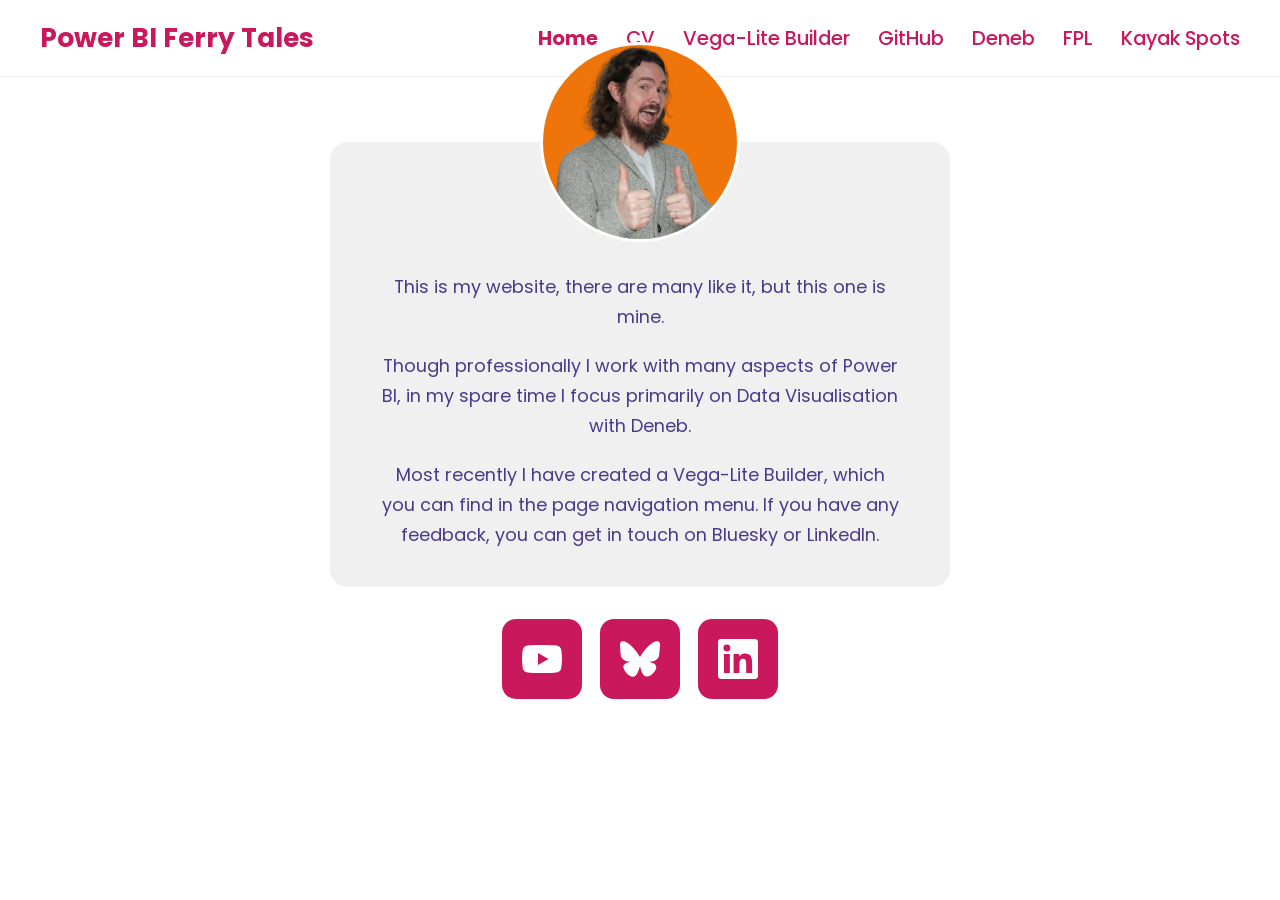
<file: index.html>
<!DOCTYPE html>
<html lang="en">
<head>
  <meta charset="UTF-8">
  <meta name="viewport" content="width=device-width, initial-scale=1.0">
  <title>Power BI Ferry Tales</title>
  <link rel="stylesheet" href="style.css">
</head>
<body>

<header>
  <a class="site-title" href="index.html">Power BI Ferry Tales</a>
  <nav>
    <a href="index.html" class="active">Home</a>
    <a href="cv/">CV</a>
    <a href="vegalite.html" target="_blank">Vega-Lite Builder</a>
    <a href="https://github.com/powerbiferrytales" target="_blank">GitHub</a>
    <a href="deneb.html">Deneb</a>
    <a href="fpl.html">FPL</a>
    <a href="kayak-spots/">Kayak Spots</a>
  </nav>
</header>

<main>
  <div class="hero">
    <div class="card">
      <div class="avatar-wrap">
        <img src="avatar.png" alt="Power BI Ferry Tales">
      </div>
      <div class="card-spacer"></div>
      <p>This is my website, there are many like it, but this one is mine.</p>
<p>Though professionally I work with many aspects of Power BI, in my spare time I focus primarily on Data Visualisation with Deneb.</p>
      <p>Most recently I have created a Vega-Lite Builder, which you can find in the page navigation menu. If you have any feedback, you can get in touch on Bluesky or LinkedIn.</p>
    </div>

    <div class="social-links">

      <!-- YouTube -->
      <a href="https://www.youtube.com/@PowerBIFerryTales" target="_blank" class="social-btn" title="YouTube">
        <svg viewBox="0 0 24 24" xmlns="http://www.w3.org/2000/svg">
          <path d="M23.495 6.205a3.007 3.007 0 0 0-2.088-2.088c-1.87-.501-9.396-.501-9.396-.501s-7.507-.01-9.396.501A3.007 3.007 0 0 0 .527 6.205a31.247 31.247 0 0 0-.522 5.805 31.247 31.247 0 0 0 .522 5.783 3.007 3.007 0 0 0 2.088 2.088c1.868.502 9.396.502 9.396.502s7.506 0 9.396-.502a3.007 3.007 0 0 0 2.088-2.088 31.247 31.247 0 0 0 .5-5.783 31.247 31.247 0 0 0-.5-5.805zM9.609 15.601V8.408l6.264 3.602z"/>
        </svg>
      </a>

      <!-- Bluesky -->
      <a href="https://bsky.app/profile/powerbiferrytales.bsky.social" target="_blank" class="social-btn" title="Bluesky">
        <svg viewBox="0 0 24 24" xmlns="http://www.w3.org/2000/svg">
          <path d="M12 10.8c-1.087-2.114-4.046-6.053-6.798-7.995C2.566.944 1.561 1.266.902 1.565.139 1.908 0 3.08 0 3.768c0 .69.378 5.65.624 6.479.815 2.736 3.713 3.66 6.383 3.364.136-.02.275-.039.415-.056-.138.022-.276.04-.415.056-3.912.58-7.387 2.005-2.83 7.078 5.013 5.19 6.87-1.113 7.823-4.308.953 3.195 2.05 9.271 7.733 4.308 4.267-4.308 1.172-6.498-2.74-7.078a8.741 8.741 0 0 1-.415-.056c.14.017.279.036.415.056 2.67.297 5.568-.628 6.383-3.364.246-.828.624-5.79.624-6.479 0-.688-.139-1.86-.902-2.203-.659-.299-1.664-.621-4.3 1.24C16.046 4.748 13.087 8.687 12 10.8z"/>
        </svg>
      </a>

      <!-- LinkedIn -->
      <a href="https://www.linkedin.com/in/powerbiferrytales/" target="_blank" class="social-btn" title="LinkedIn">
        <svg viewBox="0 0 24 24" xmlns="http://www.w3.org/2000/svg">
          <path d="M20.447 20.452h-3.554v-5.569c0-1.328-.027-3.037-1.852-3.037-1.853 0-2.136 1.445-2.136 2.939v5.667H9.351V9h3.414v1.561h.046c.477-.9 1.637-1.85 3.37-1.85 3.601 0 4.267 2.37 4.267 5.455v6.286zM5.337 7.433a2.062 2.062 0 0 1-2.063-2.065 2.064 2.064 0 1 1 2.063 2.065zm1.782 13.019H3.555V9h3.564v11.452zM22.225 0H1.771C.792 0 0 .774 0 1.729v20.542C0 23.227.792 24 1.771 24h20.451C23.2 24 24 23.227 24 22.271V1.729C24 .774 23.2 0 22.222 0h.003z"/>
        </svg>
      </a>

    </div>
  </div>
</main>

</body>
</html>
</file>
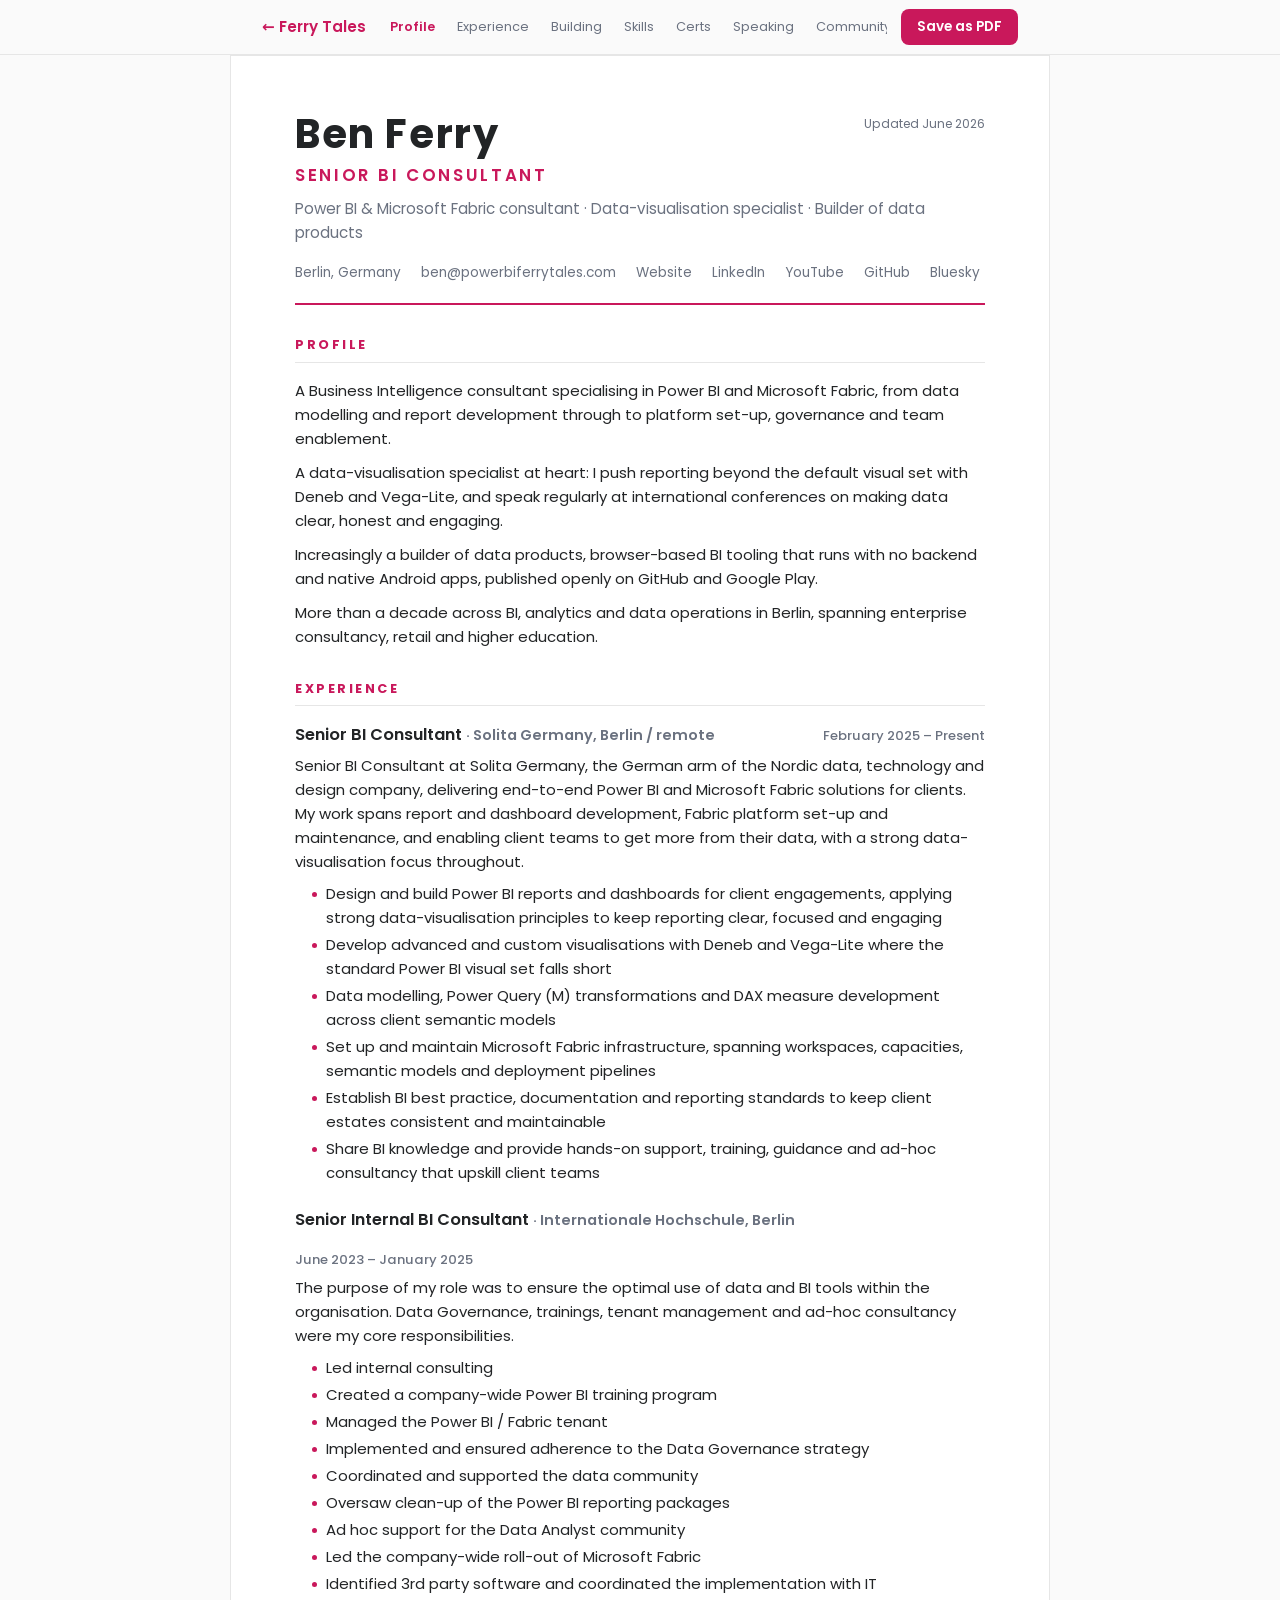
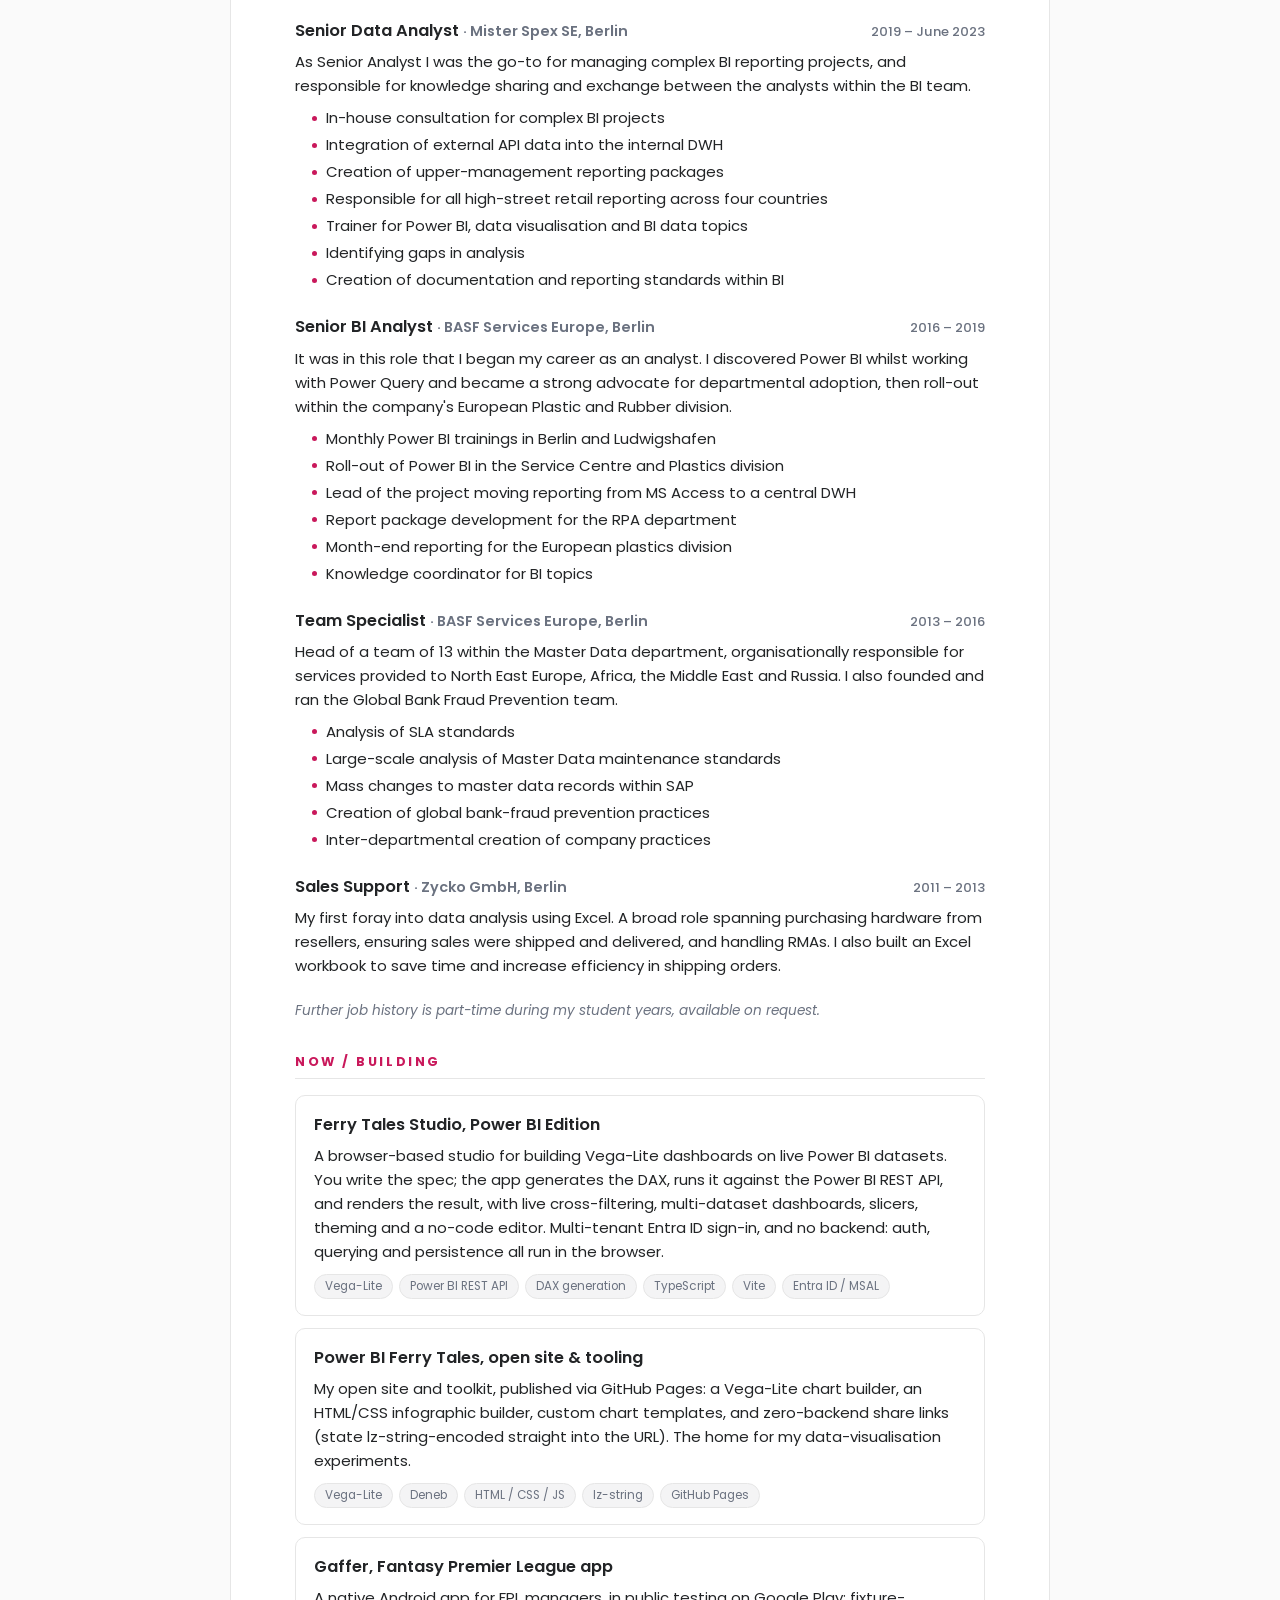
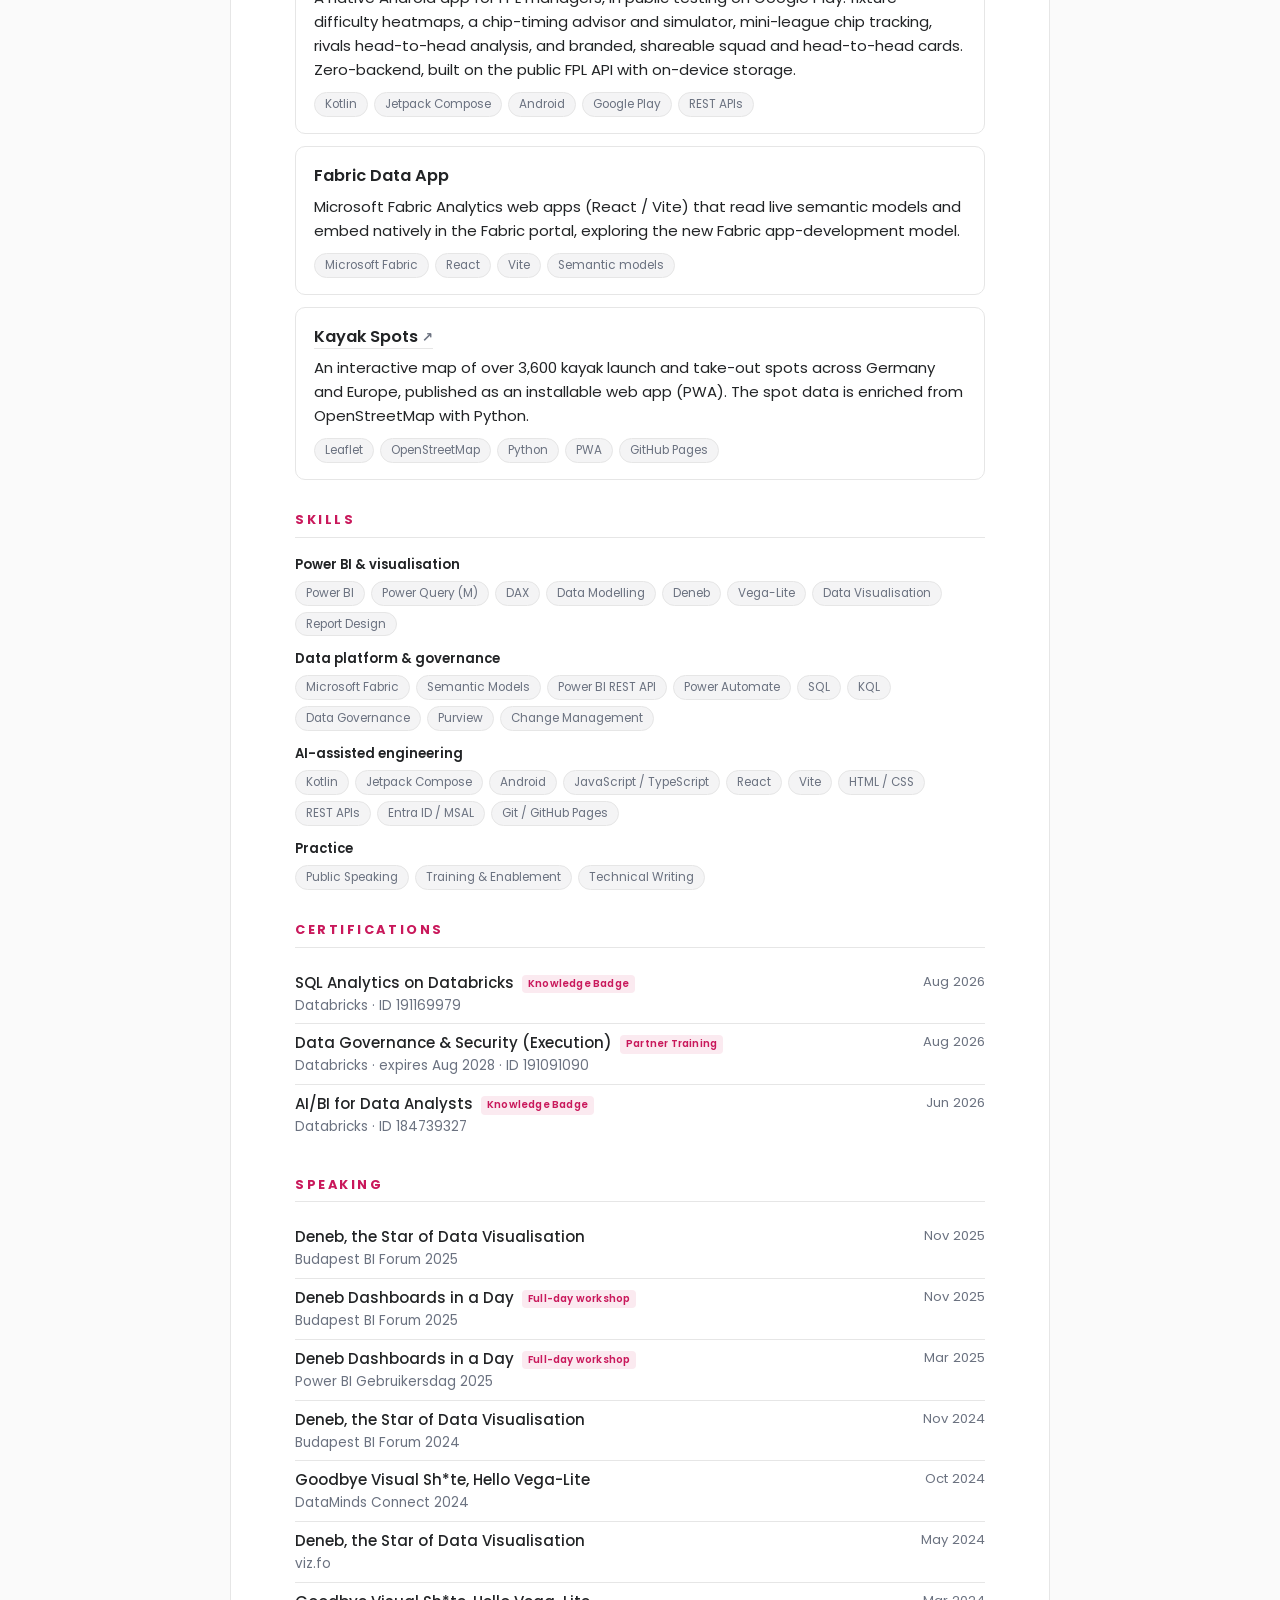
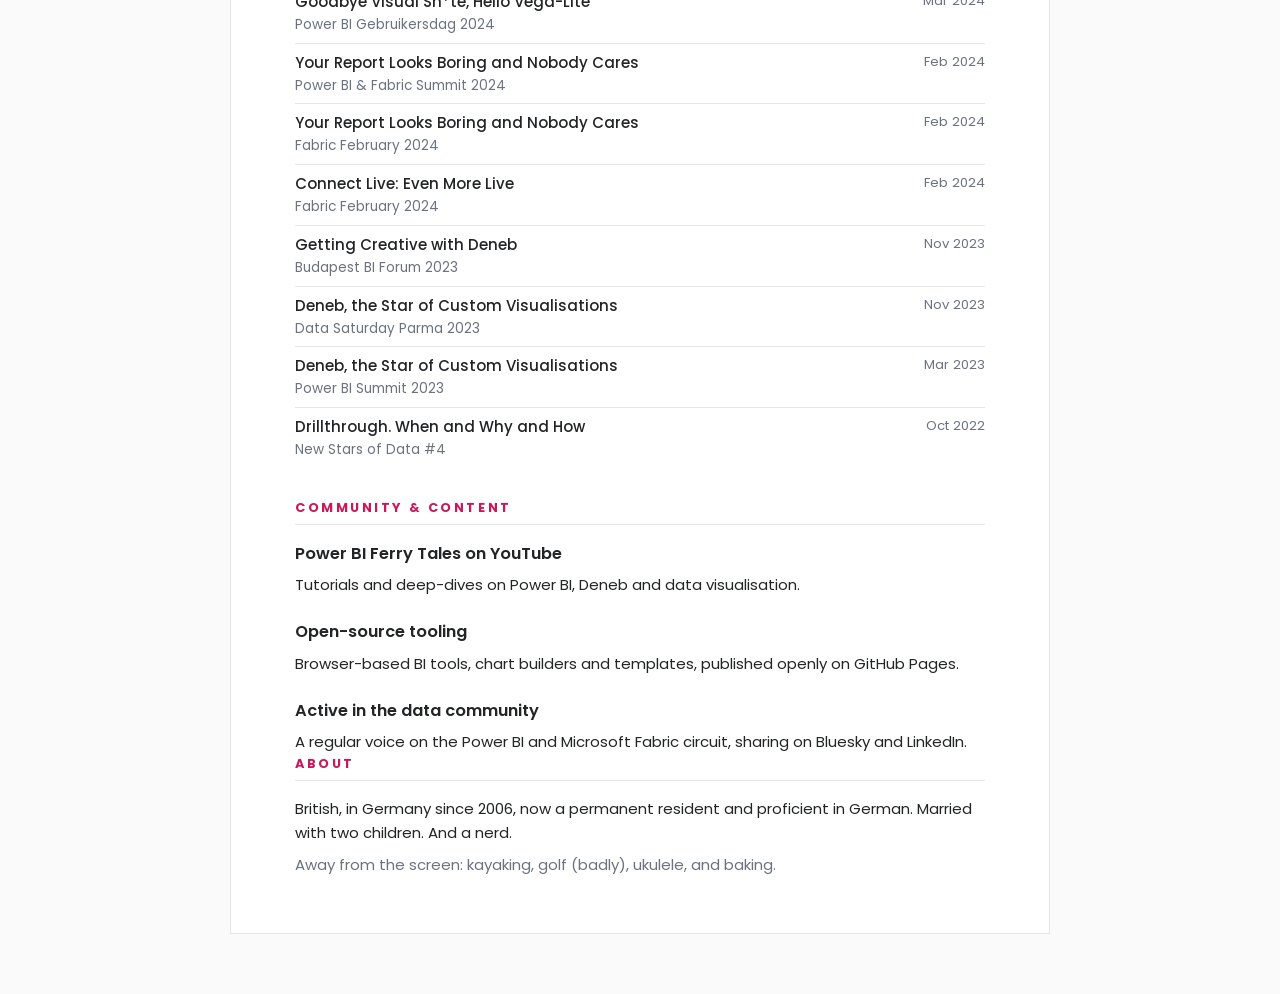
<file: cv/index.html>
<!DOCTYPE html>
<html lang="en">
<head>
  <meta charset="UTF-8">
  <meta name="viewport" content="width=device-width, initial-scale=1.0">
  <title>Ben Ferry, CV</title>
  <meta name="description" content="Living CV of Ben Ferry, Senior BI Consultant. Power BI &amp; Microsoft Fabric, data visualisation, and a builder of data products.">
  <meta property="og:title" content="Ben Ferry, CV">
  <meta property="og:description" content="Senior BI Consultant. Power BI &amp; Microsoft Fabric, data visualisation, builder of data products.">
  <meta property="og:type" content="profile">
  <link rel="preconnect" href="https://fonts.googleapis.com">
  <link rel="preconnect" href="https://fonts.gstatic.com" crossorigin>
  <link href="https://fonts.googleapis.com/css2?family=Poppins:wght@400;500;600;700&display=swap" rel="stylesheet">
  <style>
    /* ── Tokens — one accent, neutrals exempt ── */
    :root{
      --accent:#c9185b;       /* the single brand accent */
      --ink:#222426;          /* primary text */
      --muted:#6b7280;        /* secondary text / dates */
      --rule:#e6e6e6;         /* hairline separators */
      --paper:#ffffff;
      --chip:#f4f4f5;         /* neutral chip fill */
      --maxw:820px;
    }
    *,*::before,*::after{box-sizing:border-box;margin:0;padding:0}
    html{-webkit-text-size-adjust:100%;scroll-behavior:smooth}
    @media(prefers-reduced-motion:reduce){html{scroll-behavior:auto}}
    body{
      font-family:'Poppins',system-ui,sans-serif;
      color:var(--ink);
      background:#fafafa;
      line-height:1.6;
      font-size:15px;
    }

    /* ── Scroll progress (screen only) ── */
    .progress{position:fixed;top:0;left:0;height:3px;width:0;background:var(--accent);z-index:60;transition:width .08s linear}

    /* ── Sticky top bar (screen only) ── */
    .topbar{position:sticky;top:0;z-index:50;background:rgba(250,250,250,.9);backdrop-filter:saturate(180%) blur(8px);-webkit-backdrop-filter:saturate(180%) blur(8px);border-bottom:1px solid var(--rule)}
    .topbar-inner{max-width:var(--maxw);margin:0 auto;display:flex;align-items:center;gap:14px;padding:9px 32px}
    .brand{color:var(--accent);text-decoration:none;font-weight:600;font-size:.95rem;white-space:nowrap}
    .brand:hover{opacity:.7}
    .secnav{display:flex;gap:2px;flex:1;overflow-x:auto;scrollbar-width:none}
    .secnav::-webkit-scrollbar{display:none}
    .secnav a{font-size:.8rem;color:var(--muted);text-decoration:none;padding:5px 10px;border-radius:6px;white-space:nowrap;transition:color .15s,background .15s}
    .secnav a:hover{color:var(--ink);background:var(--chip)}
    .secnav a.active{color:var(--accent);font-weight:600}
    .topbar-actions{display:flex;align-items:center;gap:10px;white-space:nowrap}
    .updated{color:var(--muted);font-size:.8rem}
    .btn{
      font-family:inherit;font-size:.85rem;font-weight:600;
      color:#fff;background:var(--accent);
      border:none;border-radius:8px;
      padding:8px 16px;cursor:pointer;
      transition:opacity .15s;
    }
    .btn:hover{opacity:.85}

    /* ── Sheet ── */
    .sheet{
      max-width:var(--maxw);
      margin:0 auto 60px;
      background:var(--paper);
      border:1px solid var(--rule);
      padding:56px 64px;
    }

    /* ── Masthead ── */
    .masthead{position:relative;border-bottom:2px solid var(--accent);padding-bottom:20px;margin-bottom:28px}
    .masthead .stamp{position:absolute;top:2px;right:0;color:var(--muted);font-size:.76rem}
    .masthead h1{
      font-size:2.5rem;font-weight:700;letter-spacing:.04em;
      color:var(--ink);line-height:1.1;
    }
    .masthead .role{
      color:var(--accent);font-weight:600;font-size:1.05rem;
      letter-spacing:.16em;text-transform:uppercase;margin-top:6px;
    }
    .masthead .tagline{color:var(--muted);margin-top:8px;font-size:.95rem}
    .contact{
      display:flex;flex-wrap:wrap;gap:6px 20px;margin-top:16px;
      font-size:.85rem;
    }
    .contact a,.contact span{color:var(--muted);text-decoration:none}
    .contact a:hover{color:var(--accent)}

    /* ── Sections ── */
    section{margin-top:30px;scroll-margin-top:66px}
    h2{
      font-size:.8rem;font-weight:700;letter-spacing:.2em;text-transform:uppercase;
      color:var(--accent);
      padding-bottom:6px;border-bottom:1px solid var(--rule);
      margin-bottom:16px;
    }
    .profile p{margin-bottom:10px}
    .profile p:last-child{margin-bottom:0}

    /* ── Entry (experience / now) ── */
    .entry{margin-bottom:22px;break-inside:avoid}
    .entry:last-child{margin-bottom:0}
    .entry-head{display:flex;justify-content:space-between;align-items:baseline;gap:16px;flex-wrap:wrap}
    .entry-title{font-weight:600;font-size:1.02rem}
    .entry-org{color:var(--muted);font-size:.9rem}
    .entry-dates{color:var(--muted);font-size:.82rem;white-space:nowrap;font-weight:500}
    .entry-summary{margin-top:6px}
    .entry ul{margin:8px 0 0 0;padding-left:1.1em;list-style:none}
    .entry ul li{position:relative;padding-left:14px;margin-bottom:3px}
    .entry ul li::before{content:"";position:absolute;left:0;top:.62em;width:5px;height:5px;background:var(--accent);border-radius:50%}

    /* ── Tags ── */
    .tags{display:flex;flex-wrap:wrap;gap:6px;margin-top:10px}
    .tag{
      font-size:.74rem;color:var(--muted);
      background:var(--chip);border:1px solid var(--rule);
      border-radius:999px;padding:2px 10px;
    }

    /* ── Skills ── */
    .skill-group{margin-bottom:12px}
    .skill-group h3{font-size:.82rem;font-weight:600;color:var(--ink);margin-bottom:6px}
    .skill-group .items{display:flex;flex-wrap:wrap;gap:6px}

    /* ── Speaking ── */
    .talk{display:flex;justify-content:space-between;gap:16px;padding:7px 0;border-bottom:1px solid var(--rule)}
    .talk:last-child{border-bottom:none}
    .talk .meta{min-width:0}
    .talk .title{font-weight:500}
    .talk .event{color:var(--muted);font-size:.85rem}
    .talk .date{color:var(--muted);font-size:.82rem;white-space:nowrap}
    .talk-label{display:inline-block;font-size:.64rem;font-weight:600;color:var(--accent);background:#fbeaf0;border-radius:4px;padding:1px 6px;margin-left:8px;vertical-align:1px;letter-spacing:.02em}

    /* ── Two-up footer sections ── */
    .grid2{display:grid;grid-template-columns:1fr 1fr;gap:30px}
    .pill-list{display:flex;flex-wrap:wrap;gap:6px}
    .footer .interests{color:var(--muted);margin-top:8px}
    .note{color:var(--muted);font-size:.85rem;font-style:italic;margin-top:10px}

    /* ── Website-feel touches (screen only) ── */
    .contact a{transition:color .15s}
    .now .entry{border:1px solid var(--rule);border-radius:10px;padding:16px 18px;margin-bottom:12px}
    .now .entry:last-child{margin-bottom:0}
    .entry-title a{color:inherit;text-decoration:none;border-bottom:1px solid var(--rule);transition:color .15s,border-color .15s}
    .entry-title a:hover{color:var(--accent);border-bottom-color:var(--accent)}
    .entry-title .ext{color:var(--muted);font-size:.82em;border:none}
    .now-fig{display:block;margin:12px 0 2px}
    .now-fig img{display:block;width:100%;max-width:420px;height:auto;border:1px solid var(--rule);border-radius:8px;background:#f6f5f2}

    /* ── Scroll reveal (only when JS runs; print & reduced-motion opt out) ── */
    html.js .reveal{opacity:0;transform:translateY(14px);transition:opacity .5s ease,transform .5s ease}
    html.js .reveal.in{opacity:1;transform:none}
    @media(prefers-reduced-motion:reduce){html.js .reveal{opacity:1;transform:none;transition:none}}

    @media(max-width:680px){
      .sheet{padding:32px 22px}
      .masthead h1{font-size:2rem}
      .grid2{grid-template-columns:1fr;gap:20px}
      .topbar-inner{padding:9px 16px;gap:10px}
    }

    /* Hide the section nav before it gets tight enough to clip a label */
    @media(max-width:760px){ .secnav{display:none} }

    /* ── Print / PDF ── */
    @media print{
      body{background:#fff;font-size:11.5px}
      .topbar,.progress{display:none}
      .sheet{border:none;max-width:none;margin:0;padding:0 6mm}
      h2{break-after:avoid}
      .entry,.talk,.skill-group{break-inside:avoid}
      .now .entry{border:none;border-radius:0;padding:0;margin-bottom:16px}
      .reveal{opacity:1 !important;transform:none !important}
      a{color:inherit;text-decoration:none}
      @page{margin:14mm}
    }
  </style>
</head>
<body>

  <div class="progress" id="progress" aria-hidden="true"></div>

  <header class="topbar">
    <div class="topbar-inner">
      <a class="brand" href="../index.html">← Ferry Tales</a>
      <nav class="secnav" id="secnav" aria-label="CV sections"></nav>
      <div class="topbar-actions">
        <button class="btn" onclick="window.print()">Save as PDF</button>
      </div>
    </div>
  </header>

  <main class="sheet" id="cv" aria-busy="true">
    <p style="color:var(--muted)">Loading…</p>
  </main>

  <!-- ════════════════════════════════════════════════════════════════
       CV DATA — single source of truth. Edit this block to update the CV.
       (Embedded so the page works when opened directly, with no server.)
       ════════════════════════════════════════════════════════════════ -->
  <script type="application/json" id="cv-data">
{
  "updated": "June 2026",
  "name": "Ben Ferry",
  "title": "Senior BI Consultant",
  "tagline": "Power BI & Microsoft Fabric consultant · Data-visualisation specialist · Builder of data products",
  "contact": {
    "email": "ben@powerbiferrytales.com",
    "location": "Berlin, Germany",
    "website": "https://powerbiferrytales.github.io",
    "youtube": "https://www.youtube.com/@PowerBIFerryTales",
    "linkedin": "https://www.linkedin.com/in/powerbiferrytales/",
    "github": "https://github.com/powerbiferrytales",
    "bluesky": "https://bsky.app/profile/powerbiferrytales.bsky.social"
  },
  "profile": [
    "A Business Intelligence consultant specialising in Power BI and Microsoft Fabric, from data modelling and report development through to platform set-up, governance and team enablement.",
    "A data-visualisation specialist at heart: I push reporting beyond the default visual set with Deneb and Vega-Lite, and speak regularly at international conferences on making data clear, honest and engaging.",
    "Increasingly a builder of data products, browser-based BI tooling that runs with no backend and native Android apps, published openly on GitHub and Google Play.",
    "More than a decade across BI, analytics and data operations in Berlin, spanning enterprise consultancy, retail and higher education."
  ],
  "now": [
    {
      "name": "Ferry Tales Studio, Power BI Edition",
      "blurb": "A browser-based studio for building Vega-Lite dashboards on live Power BI datasets. You write the spec; the app generates the DAX, runs it against the Power BI REST API, and renders the result, with live cross-filtering, multi-dataset dashboards, slicers, theming and a no-code editor. Multi-tenant Entra ID sign-in, and no backend: auth, querying and persistence all run in the browser.",
      "tags": ["Vega-Lite", "Power BI REST API", "DAX generation", "TypeScript", "Vite", "Entra ID / MSAL"]
    },
    {
      "name": "Power BI Ferry Tales, open site & tooling",
      "blurb": "My open site and toolkit, published via GitHub Pages: a Vega-Lite chart builder, an HTML/CSS infographic builder, custom chart templates, and zero-backend share links (state lz-string-encoded straight into the URL). The home for my data-visualisation experiments.",
      "tags": ["Vega-Lite", "Deneb", "HTML / CSS / JS", "lz-string", "GitHub Pages"]
    },
    {
      "name": "Gaffer, Fantasy Premier League app",
      "blurb": "A native Android app for FPL managers, in public testing on Google Play: fixture-difficulty heatmaps, a chip-timing advisor and simulator, mini-league chip tracking, rivals head-to-head analysis, and branded, shareable squad and head-to-head cards. Zero-backend, built on the public FPL API with on-device storage.",
      "tags": ["Kotlin", "Jetpack Compose", "Android", "Google Play", "REST APIs"]
    },
    {
      "name": "Fabric Data App",
      "blurb": "Microsoft Fabric Analytics web apps (React / Vite) that read live semantic models and embed natively in the Fabric portal, exploring the new Fabric app-development model.",
      "tags": ["Microsoft Fabric", "React", "Vite", "Semantic models"]
    },
    {
      "name": "Kayak Spots",
      "link": "https://powerbiferrytales.github.io/kayak-spots/",
      "blurb": "An interactive map of over 3,600 kayak launch and take-out spots across Germany and Europe, published as an installable web app (PWA). The spot data is enriched from OpenStreetMap with Python.",
      "tags": ["Leaflet", "OpenStreetMap", "Python", "PWA", "GitHub Pages"]
    }
  ],
  "experience": [
    {
      "role": "Senior BI Consultant",
      "org": "Solita Germany",
      "location": "Berlin / remote",
      "start": "February 2025",
      "end": "Present",
      "summary": "Senior BI Consultant at Solita Germany, the German arm of the Nordic data, technology and design company, delivering end-to-end Power BI and Microsoft Fabric solutions for clients. My work spans report and dashboard development, Fabric platform set-up and maintenance, and enabling client teams to get more from their data, with a strong data-visualisation focus throughout.",
      "bullets": [
        "Design and build Power BI reports and dashboards for client engagements, applying strong data-visualisation principles to keep reporting clear, focused and engaging",
        "Develop advanced and custom visualisations with Deneb and Vega-Lite where the standard Power BI visual set falls short",
        "Data modelling, Power Query (M) transformations and DAX measure development across client semantic models",
        "Set up and maintain Microsoft Fabric infrastructure, spanning workspaces, capacities, semantic models and deployment pipelines",
        "Establish BI best practice, documentation and reporting standards to keep client estates consistent and maintainable",
        "Share BI knowledge and provide hands-on support, training, guidance and ad-hoc consultancy that upskill client teams"
      ]
    },
    {
      "role": "Senior Internal BI Consultant",
      "org": "Internationale Hochschule",
      "location": "Berlin",
      "start": "June 2023",
      "end": "January 2025",
      "summary": "The purpose of my role was to ensure the optimal use of data and BI tools within the organisation. Data Governance, trainings, tenant management and ad-hoc consultancy were my core responsibilities.",
      "bullets": [
        "Led internal consulting",
        "Created a company-wide Power BI training program",
        "Managed the Power BI / Fabric tenant",
        "Implemented and ensured adherence to the Data Governance strategy",
        "Coordinated and supported the data community",
        "Oversaw clean-up of the Power BI reporting packages",
        "Ad hoc support for the Data Analyst community",
        "Led the company-wide roll-out of Microsoft Fabric",
        "Identified 3rd party software and coordinated the implementation with IT"
      ]
    },
    {
      "role": "Senior Data Analyst",
      "org": "Mister Spex SE",
      "location": "Berlin",
      "start": "2019",
      "end": "June 2023",
      "summary": "As Senior Analyst I was the go-to for managing complex BI reporting projects, and responsible for knowledge sharing and exchange between the analysts within the BI team.",
      "bullets": [
        "In-house consultation for complex BI projects",
        "Integration of external API data into the internal DWH",
        "Creation of upper-management reporting packages",
        "Responsible for all high-street retail reporting across four countries",
        "Trainer for Power BI, data visualisation and BI data topics",
        "Identifying gaps in analysis",
        "Creation of documentation and reporting standards within BI"
      ]
    },
    {
      "role": "Senior BI Analyst",
      "org": "BASF Services Europe",
      "location": "Berlin",
      "start": "2016",
      "end": "2019",
      "summary": "It was in this role that I began my career as an analyst. I discovered Power BI whilst working with Power Query and became a strong advocate for departmental adoption, then roll-out within the company's European Plastic and Rubber division.",
      "bullets": [
        "Monthly Power BI trainings in Berlin and Ludwigshafen",
        "Roll-out of Power BI in the Service Centre and Plastics division",
        "Lead of the project moving reporting from MS Access to a central DWH",
        "Report package development for the RPA department",
        "Month-end reporting for the European plastics division",
        "Knowledge coordinator for BI topics"
      ]
    },
    {
      "role": "Team Specialist",
      "org": "BASF Services Europe",
      "location": "Berlin",
      "start": "2013",
      "end": "2016",
      "summary": "Head of a team of 13 within the Master Data department, organisationally responsible for services provided to North East Europe, Africa, the Middle East and Russia. I also founded and ran the Global Bank Fraud Prevention team.",
      "bullets": [
        "Analysis of SLA standards",
        "Large-scale analysis of Master Data maintenance standards",
        "Mass changes to master data records within SAP",
        "Creation of global bank-fraud prevention practices",
        "Inter-departmental creation of company practices"
      ]
    },
    {
      "role": "Sales Support",
      "org": "Zycko GmbH",
      "location": "Berlin",
      "start": "2011",
      "end": "2013",
      "summary": "My first foray into data analysis using Excel. A broad role spanning purchasing hardware from resellers, ensuring sales were shipped and delivered, and handling RMAs. I also built an Excel workbook to save time and increase efficiency in shipping orders.",
      "bullets": []
    }
  ],
  "experienceNote": "Further job history is part-time during my student years, available on request.",
  "skills": [
    {
      "group": "Power BI & visualisation",
      "items": ["Power BI", "Power Query (M)", "DAX", "Data Modelling", "Deneb", "Vega-Lite", "Data Visualisation", "Report Design"]
    },
    {
      "group": "Data platform & governance",
      "items": ["Microsoft Fabric", "Semantic Models", "Power BI REST API", "Power Automate", "SQL", "KQL", "Data Governance", "Purview", "Change Management"]
    },
    {
      "group": "AI-assisted engineering",
      "items": ["Kotlin", "Jetpack Compose", "Android", "JavaScript / TypeScript", "React", "Vite", "HTML / CSS", "REST APIs", "Entra ID / MSAL", "Git / GitHub Pages"]
    },
    {
      "group": "Practice",
      "items": ["Public Speaking", "Training & Enablement", "Technical Writing"]
    }
  ],
  "certifications": [
    { "name": "SQL Analytics on Databricks", "kind": "Knowledge Badge", "issuer": "Databricks", "issued": "Aug 2026", "credentialId": "191169979" },
    { "name": "Data Governance & Security (Execution)", "kind": "Partner Training", "issuer": "Databricks", "issued": "Aug 2026", "expires": "Aug 2028", "credentialId": "191091090" },
    { "name": "AI/BI for Data Analysts", "kind": "Knowledge Badge", "issuer": "Databricks", "issued": "Jun 2026", "credentialId": "184739327" }
  ],
  "speaking": [
    { "event": "Budapest BI Forum 2025", "date": "Nov 2025", "talk": "Deneb, the Star of Data Visualisation" },
    { "event": "Budapest BI Forum 2025", "date": "Nov 2025", "talk": "Deneb Dashboards in a Day", "label": "Full-day workshop" },
    { "event": "Power BI Gebruikersdag 2025", "date": "Mar 2025", "talk": "Deneb Dashboards in a Day", "label": "Full-day workshop" },
    { "event": "Budapest BI Forum 2024", "date": "Nov 2024", "talk": "Deneb, the Star of Data Visualisation" },
    { "event": "DataMinds Connect 2024", "date": "Oct 2024", "talk": "Goodbye Visual Sh*te, Hello Vega-Lite" },
    { "event": "viz.fo", "date": "May 2024", "talk": "Deneb, the Star of Data Visualisation" },
    { "event": "Power BI Gebruikersdag 2024", "date": "Mar 2024", "talk": "Goodbye Visual Sh*te, Hello Vega-Lite" },
    { "event": "Power BI & Fabric Summit 2024", "date": "Feb 2024", "talk": "Your Report Looks Boring and Nobody Cares" },
    { "event": "Fabric February 2024", "date": "Feb 2024", "talk": "Your Report Looks Boring and Nobody Cares" },
    { "event": "Fabric February 2024", "date": "Feb 2024", "talk": "Connect Live: Even More Live" },
    { "event": "Budapest BI Forum 2023", "date": "Nov 2023", "talk": "Getting Creative with Deneb" },
    { "event": "Data Saturday Parma 2023", "date": "Nov 2023", "talk": "Deneb, the Star of Custom Visualisations" },
    { "event": "Power BI Summit 2023", "date": "Mar 2023", "talk": "Deneb, the Star of Custom Visualisations" },
    { "event": "New Stars of Data #4", "date": "Oct 2022", "talk": "Drillthrough. When and Why and How" }
  ],
  "community": [
    { "name": "Power BI Ferry Tales on YouTube", "blurb": "Tutorials and deep-dives on Power BI, Deneb and data visualisation." },
    { "name": "Open-source tooling", "blurb": "Browser-based BI tools, chart builders and templates, published openly on GitHub Pages." },
    { "name": "Active in the data community", "blurb": "A regular voice on the Power BI and Microsoft Fabric circuit, sharing on Bluesky and LinkedIn." }
  ],
  "about": "British, in Germany since 2006, now a permanent resident and proficient in German. Married with two children. And a nerd.",
  "interests": "Away from the screen: kayaking, golf (badly), ukulele, and baking."
}
  </script>

  <script>
    const esc = s => String(s).replace(/[&<>"]/g, c => ({'&':'&amp;','<':'&lt;','>':'&gt;','"':'&quot;'}[c]));

    function contactRow(c){
      const parts = [];
      if(c.location) parts.push(`<span>${esc(c.location)}</span>`);
      if(c.email)    parts.push(`<a href="mailto:${esc(c.email)}">${esc(c.email)}</a>`);
      if(c.website)  parts.push(`<a href="${esc(c.website)}" target="_blank" rel="noopener">Website</a>`);
      if(c.linkedin) parts.push(`<a href="${esc(c.linkedin)}" target="_blank" rel="noopener">LinkedIn</a>`);
      if(c.youtube)  parts.push(`<a href="${esc(c.youtube)}" target="_blank" rel="noopener">YouTube</a>`);
      if(c.github)   parts.push(`<a href="${esc(c.github)}" target="_blank" rel="noopener">GitHub</a>`);
      if(c.bluesky)  parts.push(`<a href="${esc(c.bluesky)}" target="_blank" rel="noopener">Bluesky</a>`);
      return `<div class="contact">${parts.join('')}</div>`;
    }

    const tags = arr => arr && arr.length
      ? `<div class="tags">${arr.map(t=>`<span class="tag">${esc(t)}</span>`).join('')}</div>` : '';

    function nowSection(items){
      if(!items || !items.length) return '';
      return `<section class="now"><h2>Now / Building</h2>${items.map(p=>{
        const title = p.link
          ? `<a href="${esc(p.link)}" target="_blank" rel="noopener">${esc(p.name)} <span class="ext" aria-hidden="true">↗</span></a>`
          : esc(p.name);
        let fig = '';
        if(p.image){
          const img = `<img src="${esc(p.image)}" alt="${esc(p.imageAlt||p.name)}" loading="lazy">`;
          fig = p.link
            ? `<a class="now-fig" href="${esc(p.link)}" target="_blank" rel="noopener">${img}</a>`
            : `<div class="now-fig">${img}</div>`;
        }
        return `<div class="entry">
          <div class="entry-head"><span class="entry-title">${title}</span></div>
          <p class="entry-summary">${esc(p.blurb)}</p>
          ${fig}
          ${tags(p.tags)}
        </div>`;
      }).join('')}</section>`;
    }

    function experienceSection(items, note){
      if(!items || !items.length) return '';
      const body = items.map(e=>`
        <div class="entry">
          <div class="entry-head">
            <span class="entry-title">${esc(e.role)} <span class="entry-org">· ${esc(e.org)}${e.location?', '+esc(e.location):''}</span></span>
            <span class="entry-dates">${esc(e.start)} – ${esc(e.end)}</span>
          </div>
          ${e.summary?`<p class="entry-summary">${esc(e.summary)}</p>`:''}
          ${e.bullets && e.bullets.length?`<ul>${e.bullets.map(b=>`<li>${esc(b)}</li>`).join('')}</ul>`:''}
        </div>`).join('');
      return `<section><h2>Experience</h2>${body}${note?`<p class="note">${esc(note)}</p>`:''}</section>`;
    }

    function skillsSection(groups){
      if(!groups || !groups.length) return '';
      return `<section><h2>Skills</h2>${groups.map(g=>`
        <div class="skill-group">
          <h3>${esc(g.group)}</h3>
          <div class="items">${g.items.map(i=>`<span class="tag">${esc(i)}</span>`).join('')}</div>
        </div>`).join('')}</section>`;
    }

    function certificationsSection(items){
      if(!items || !items.length) return '';
      return `<section><h2>Certifications</h2>${items.map(c=>{
        const label = c.kind ? `<span class="talk-label">${esc(c.kind)}</span>` : '';
        const sub = [esc(c.issuer)];
        if(c.expires) sub.push(`expires ${esc(c.expires)}`);
        if(c.credentialId) sub.push(`ID ${esc(c.credentialId)}`);
        return `<div class="talk">
          <div class="meta"><div class="title">${esc(c.name)}${label}</div><div class="event">${sub.join(' · ')}</div></div>
          <div class="date">${esc(c.issued)}</div>
        </div>`;
      }).join('')}</section>`;
    }

    function speakingSection(items){
      if(!items || !items.length) return '';
      return `<section><h2>Speaking</h2>${items.map(t=>`
        <div class="talk">
          <div class="meta"><div class="title">${esc(t.talk)}${t.label?`<span class="talk-label">${esc(t.label)}</span>`:''}</div><div class="event">${esc(t.event)}</div></div>
          <div class="date">${esc(t.date)}</div>
        </div>`).join('')}</section>`;
    }

    function communitySection(items){
      if(!items || !items.length) return '';
      return `<section><h2>Community &amp; Content</h2>${items.map(c=>`
        <div class="entry">
          <div class="entry-head"><span class="entry-title">${esc(c.name)}</span></div>
          ${c.blurb?`<p class="entry-summary">${esc(c.blurb)}</p>`:''}
        </div>`).join('')}</section>`;
    }

    function footerSections(cv){
      const about = cv.about ? `<p>${esc(cv.about)}</p>` : '';
      const interests = cv.interests ? `<p class="interests">${esc(cv.interests)}</p>` : '';
      if(!about && !interests) return '';
      return `<div class="footer"><section style="margin-top:0"><h2>About</h2>${about}${interests}</section></div>`;
    }

    function render(cv){
      document.title = `${cv.name}, CV`;
      const html = `
        <header class="masthead">
          ${cv.updated?`<div class="stamp">Updated ${esc(cv.updated)}</div>`:''}
          <h1>${esc(cv.name)}</h1>
          <div class="role">${esc(cv.title)}</div>
          ${cv.tagline?`<div class="tagline">${esc(cv.tagline)}</div>`:''}
          ${contactRow(cv.contact||{})}
        </header>
        ${cv.profile&&cv.profile.length?`<section class="profile"><h2>Profile</h2>${cv.profile.map(p=>`<p>${esc(p)}</p>`).join('')}</section>`:''}
        ${experienceSection(cv.experience, cv.experienceNote)}
        ${nowSection(cv.now)}
        ${skillsSection(cv.skills)}
        ${certificationsSection(cv.certifications)}
        ${speakingSection(cv.speaking)}
        ${communitySection(cv.community)}
        ${footerSections(cv)}
      `;
      const el = document.getElementById('cv');
      el.innerHTML = html;
      el.setAttribute('aria-busy','false');
    }

    const slug = s => s.toLowerCase().replace(/[^a-z0-9]+/g,'-').replace(/^-|-$/g,'');
    const NAV_LABELS = { 'now-building':'Building', 'certifications':'Certs', 'community-content':'Community', 'education-about':'Education' };

    function enhance(){
      const cvEl = document.getElementById('cv');
      const sections = [...cvEl.querySelectorAll(':scope > section')];
      const nav = document.getElementById('secnav');

      // Build the section nav from whatever sections were rendered
      sections.forEach(s=>{
        const h = s.querySelector('h2'); if(!h) return;
        const id = slug(h.textContent);
        s.id = id;
        const a = document.createElement('a');
        a.href = '#'+id;
        a.textContent = NAV_LABELS[id] || h.textContent.trim();
        a.dataset.target = id;
        nav.appendChild(a);
      });
      const links = [...nav.querySelectorAll('a')];

      // Scroll-reveal (sections + footer block)
      const revealEls = [...sections];
      const footer = cvEl.querySelector('.footer'); if(footer) revealEls.push(footer);
      revealEls.forEach(el=>el.classList.add('reveal'));
      // Hard reveal: drop the .reveal hidden state entirely so visibility never
      // depends on a transition actually running (belt-and-braces for odd envs).
      const hardReveal = ()=>revealEls.forEach(el=>{ el.classList.add('in'); el.classList.remove('reveal'); });

      try{
        if('IntersectionObserver' in window){
          const ro = new IntersectionObserver((entries)=>{
            entries.forEach(e=>{ if(e.isIntersecting){ e.target.classList.add('in'); ro.unobserve(e.target); } });
          }, { rootMargin:'0px 0px -8% 0px', threshold:0.05 });
          revealEls.forEach(el=>ro.observe(el));

          // Scroll-spy: highlight the section crossing the middle band
          const so = new IntersectionObserver((entries)=>{
            entries.forEach(e=>{ if(e.isIntersecting){
              links.forEach(l=>l.classList.toggle('active', l.dataset.target===e.target.id));
            }});
          }, { rootMargin:'-45% 0px -50% 0px', threshold:0 });
          sections.forEach(s=>so.observe(s));
        } else {
          hardReveal();
        }
      }catch(e){ hardReveal(); }

      // Fail-safe: if nothing has revealed shortly after load, force everything visible
      setTimeout(()=>{ if(!cvEl.querySelector('.reveal.in')) hardReveal(); }, 1000);

      // Scroll-progress bar
      const prog = document.getElementById('progress');
      const onScroll = ()=>{
        const h = document.documentElement;
        const max = h.scrollHeight - h.clientHeight;
        prog.style.width = (max>0 ? (h.scrollTop/max)*100 : 0) + '%';
      };
      window.addEventListener('scroll', onScroll, { passive:true });
      onScroll();
    }

    try{
      document.documentElement.classList.add('js');
      const data = JSON.parse(document.getElementById('cv-data').textContent);
      render(data);
      enhance();
    }catch(err){
      document.getElementById('cv').innerHTML =
        `<p style="color:var(--muted)">Couldn't read the embedded CV data (${esc(err.message)}).</p>`;
    }
  </script>
</body>
</html>
</file>
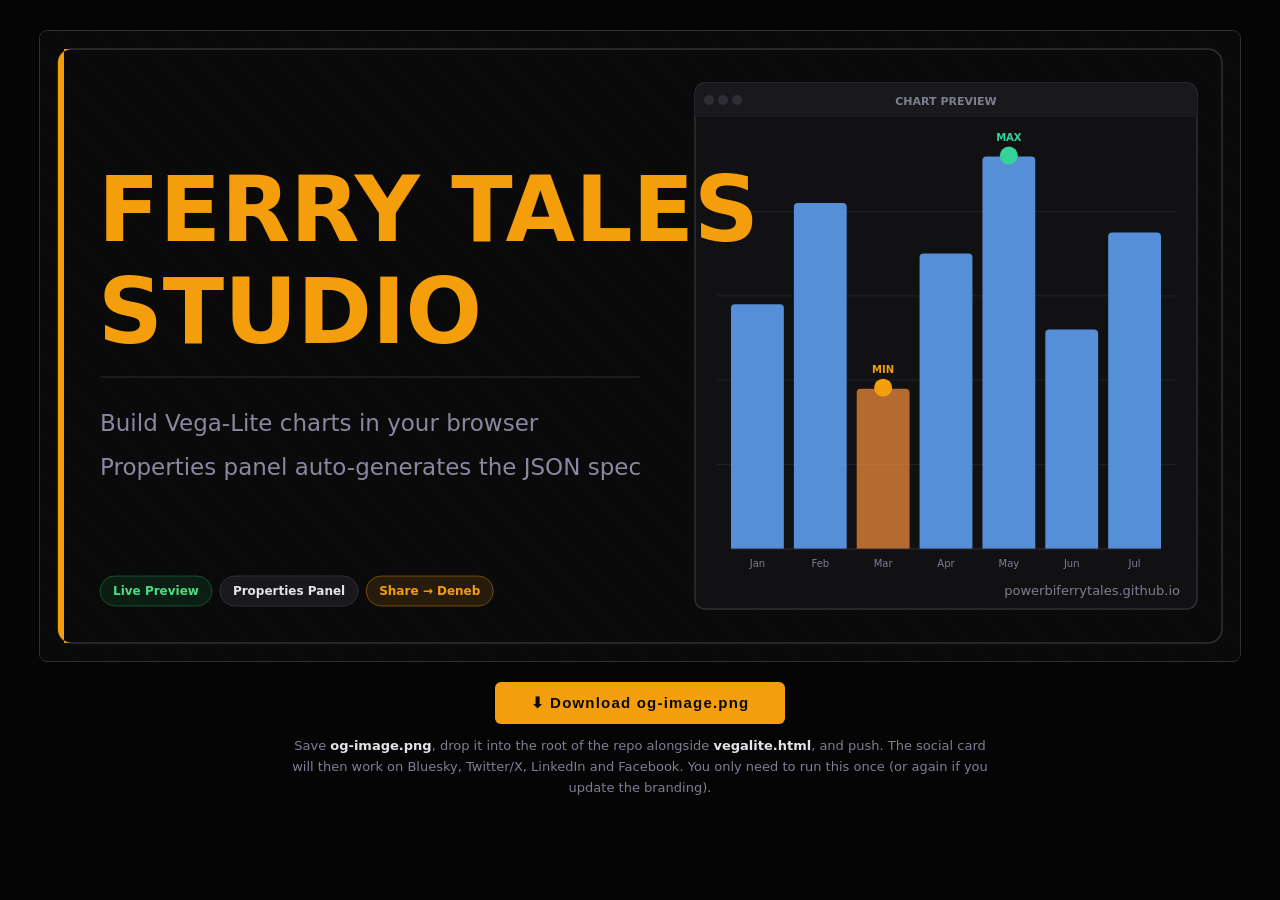
<file: make-og.html>
<!DOCTYPE html>
<html lang="en">
<head>
<meta charset="UTF-8">
<title>Ferry Tales Studio — Generate OG Image</title>
<style>
  body { margin: 0; background: #050506; display: flex; flex-direction: column; align-items: center; padding: 30px; font-family: system-ui, Arial, sans-serif; }
  canvas { border: 1px solid #2e2e34; border-radius: 8px; max-width: 100%; }
  button {
    margin-top: 20px; padding: 12px 36px; font-size: 15px; font-weight: 700;
    letter-spacing: 0.08em; background: #f59e0b; color: #0a0a0b;
    border: none; border-radius: 6px; cursor: pointer;
  }
  button:hover { background: #fbbf24; }
  p { color: #7e7e92; font-size: 13px; margin-top: 12px; text-align: center; max-width: 700px; line-height: 1.6; }
  strong { color: #e4e4e8; }
</style>
</head>
<body>
<canvas id="c" width="1200" height="630"></canvas>
<button onclick="download()">⬇ Download og-image.png</button>
<p>
  Save <strong>og-image.png</strong>, drop it into the root of the repo alongside <strong>vegalite.html</strong>, and push.
  The social card will then work on Bluesky, Twitter/X, LinkedIn and Facebook.
  You only need to run this once (or again if you update the branding).
</p>

<script>
// ─── palette ───────────────────────────────────────────────────────────────
const C = {
  bg:       '#0a0a0b',
  surface:  '#111113',
  surface2: '#19191d',
  border:   '#222226',
  border2:  '#2e2e34',
  text:     '#e4e4e8',
  muted:    '#7e7e92',
  dim:      '#8888a0',
  accent:   '#f59e0b',
  accent2:  '#fb923c',
  blue:     '#60a5fa',
  teal:     '#34d399',
  green:    '#86efac',
  blueK:    '#7dd3fc',
};

// ─── helpers ────────────────────────────────────────────────────────────────
function rr(ctx, x, y, w, h, r, fill, stroke, sw, alpha) {
  const tl = Array.isArray(r) ? r[0] : r;
  const tr = Array.isArray(r) ? r[1] : r;
  const br = Array.isArray(r) ? r[2] : r;
  const bl = Array.isArray(r) ? r[3] : r;
  ctx.beginPath();
  ctx.moveTo(x + tl, y);
  ctx.lineTo(x + w - tr, y);  ctx.arcTo(x + w, y,     x + w, y + tr,     tr);
  ctx.lineTo(x + w, y + h - br); ctx.arcTo(x + w, y + h, x + w - br, y + h, br);
  ctx.lineTo(x + bl, y + h);  ctx.arcTo(x,     y + h, x,     y + h - bl, bl);
  ctx.lineTo(x, y + tl);      ctx.arcTo(x,     y,     x + tl, y,         tl);
  ctx.closePath();
  if (alpha !== undefined) ctx.globalAlpha = alpha;
  if (fill)   { ctx.fillStyle   = fill;  ctx.fill(); }
  ctx.globalAlpha = 1;
  if (stroke) { ctx.strokeStyle = stroke; ctx.lineWidth = sw || 1; ctx.stroke(); }
}

function txt(ctx, str, x, y, font, color, align) {
  ctx.font      = font;
  ctx.fillStyle = color;
  ctx.textAlign = align || 'left';
  ctx.textBaseline = 'alphabetic';
  ctx.fillText(str, x, y);
}

// ─── draw ───────────────────────────────────────────────────────────────────
const canvas = document.getElementById('c');
const ctx    = canvas.getContext('2d');

// Background
ctx.fillStyle = C.bg;
ctx.fillRect(0, 0, 1200, 630);

// Outer border
rr(ctx, 18, 18, 1164, 594, 14, null, C.border2, 1.5);

// Left amber accent stripe
rr(ctx, 18, 18, 6, 594, [14, 0, 0, 14], C.accent);

// Subtle diagonal texture
ctx.strokeStyle = 'rgba(255,255,255,0.018)';
ctx.lineWidth = 1;
for (let i = -630; i < 1200; i += 38) {
  ctx.beginPath(); ctx.moveTo(i, 0); ctx.lineTo(i + 630, 630); ctx.stroke();
}

// ─────────────────────────────────────────────────────
// RIGHT: styled chart preview box
// ─────────────────────────────────────────────────────
const cX = 655, cY = 52, cW = 502, cH = 526;
rr(ctx, cX, cY, cW, cH, 10, C.surface, C.border2, 1.5);

// Panel title bar
rr(ctx, cX, cY, cW, 34, [10, 10, 0, 0], C.surface2);
[14, 28, 42].forEach(ox => {
  ctx.fillStyle = C.border2;
  ctx.beginPath(); ctx.arc(cX + ox, cY + 17, 5, 0, Math.PI * 2); ctx.fill();
});
txt(ctx, 'CHART PREVIEW', cX + cW / 2, cY + 22, '700 11px system-ui', C.muted, 'center');

// Grid lines
ctx.strokeStyle = C.border;
ctx.lineWidth = 1;
const plotY1 = cY + 44, plotY2 = cY + cH - 60;
for (let i = 1; i <= 4; i++) {
  const gy = plotY1 + i * ((plotY2 - plotY1) / 5);
  ctx.beginPath(); ctx.moveTo(cX + 22, gy); ctx.lineTo(cX + cW - 22, gy); ctx.stroke();
}

// Bars
const bars = [
  { v: 0.58, col: C.blue },
  { v: 0.82, col: C.blue },
  { v: 0.38, col: C.accent2, min: true },
  { v: 0.70, col: C.blue },
  { v: 0.93, col: C.blue, max: true },
  { v: 0.52, col: C.blue },
  { v: 0.75, col: C.blue },
];
const bpX = cX + 36, bpW = cW - 72, bpH = plotY2 - plotY1;
const barW = (bpW - (bars.length - 1) * 10) / bars.length;

bars.forEach((b, i) => {
  const bh = b.v * bpH;
  const bx = bpX + i * (barW + 10);
  const by = plotY1 + bpH - bh;
  rr(ctx, bx, by, barW, bh, [4, 4, 0, 0], b.col, null, 0, b.min ? 0.70 : 0.85);
  if (b.max) {
    ctx.fillStyle = C.teal;
    ctx.beginPath(); ctx.arc(bx + barW / 2, by - 1, 9, 0, Math.PI * 2); ctx.fill();
    txt(ctx, 'MAX', bx + barW / 2, by - 16, '700 10px system-ui', C.teal, 'center');
  }
  if (b.min) {
    ctx.fillStyle = C.accent;
    ctx.beginPath(); ctx.arc(bx + barW / 2, by - 1, 9, 0, Math.PI * 2); ctx.fill();
    txt(ctx, 'MIN', bx + barW / 2, by - 16, '700 10px system-ui', C.accent, 'center');
  }
});

// x-axis
ctx.strokeStyle = C.border2; ctx.lineWidth = 1;
ctx.beginPath(); ctx.moveTo(bpX, plotY2); ctx.lineTo(bpX + bpW, plotY2); ctx.stroke();

['Jan','Feb','Mar','Apr','May','Jun','Jul'].forEach((lbl, i) => {
  const lx = bpX + i * (barW + 10) + barW / 2;
  txt(ctx, lbl, lx, plotY2 + 18, '400 10px system-ui', C.muted, 'center');
});

// ─────────────────────────────────────────────────────
// LEFT: branding — big title + taglines
// ─────────────────────────────────────────────────────

// Title
txt(ctx, 'FERRY TALES', 58, 210, '900 90px system-ui', C.accent);
txt(ctx, 'STUDIO', 58, 312, '900 90px system-ui', C.accent);

// Separator
ctx.strokeStyle = C.border2; ctx.lineWidth = 1;
ctx.beginPath(); ctx.moveTo(60, 346); ctx.lineTo(600, 346); ctx.stroke();

// Taglines
txt(ctx, 'Build Vega-Lite charts in your browser', 60, 400, '400 23px system-ui', C.dim);
txt(ctx, 'Properties panel auto-generates the JSON spec', 60, 444, '400 23px system-ui', C.dim);

// ── Bottom: feature pills + URL ──────────────────────
const pillY = 560;
const pillDefs = [
  { label: 'Live Preview',      bg: 'rgba(34,197,94,0.10)',  border: 'rgba(34,197,94,0.35)', col: '#4ade80' },
  { label: 'Properties Panel',  bg: C.surface2,              border: C.border2,              col: C.text   },
  { label: 'Share → Deneb',     bg: 'rgba(245,158,11,0.12)', border: 'rgba(245,158,11,0.4)', col: C.accent },
];

ctx.font = '700 12px system-ui';
let px = 60;
pillDefs.forEach(p => {
  const tw = ctx.measureText(p.label).width + 26;
  const ph = 30, py = pillY - ph / 2;
  rr(ctx, px, py, tw, ph, 15, p.bg, p.border, 1);
  txt(ctx, p.label, px + tw / 2, pillY + 4, '700 12px system-ui', p.col, 'center');
  px += tw + 8;
});

// URL
txt(ctx, 'powerbiferrytales.github.io', 1140, pillY + 4, '400 13px system-ui', C.muted, 'right');

// ─────────────────────────────────────────────────────
function download() {
  const a = document.createElement('a');
  a.download = 'og-image.png';
  a.href = canvas.toDataURL('image/png');
  a.click();
}
</script>
</body>
</html>
</file>
<file: style.css>
/* ── Fonts ── */
@import url('https://fonts.googleapis.com/css2?family=Poppins:wght@400;500;700&display=swap');

/* ── Reset ── */
*, *::before, *::after { box-sizing: border-box; margin: 0; padding: 0; }

/* ── Base ── */
body {
  font-family: 'Poppins', sans-serif;
  background: #ffffff;
  color: #333;
}

/* ── Header ── */
header {
  display: flex;
  align-items: center;
  justify-content: space-between;
  padding: 18px 40px;
  background: #fff;
  border-bottom: 1px solid #eee;
}

.site-title {
  font-size: 1.65rem;
  font-weight: 700;
  color: #c9185b;
  text-decoration: none;
}

nav {
  display: flex;
  align-items: center;
  gap: 28px;
  flex-wrap: wrap;
}

nav a {
  color: #c9185b;
  text-decoration: none;
  font-size: 1.225rem;
  font-weight: 500;
  transition: opacity 0.15s;
}

nav a:hover { opacity: 0.7; }
nav a.active { font-weight: 700; }

/* ── Landing hero ── */
.hero {
  max-width: 660px;
  margin: 30px auto 60px;
  padding: 0 20px;
}

.card {
  background: #f0f0f0;
  border-radius: 18px;
  padding: 20px 50px 36px;
  text-align: center;
  position: relative;
  margin-top: 65px;
}

.avatar-wrap {
  position: absolute;
  top: -100px;
  left: 50%;
  transform: translateX(-50%);
}

.avatar-wrap img {
  width: 200px;
  height: 200px;
  border-radius: 50%;
  border: 3px solid #fff;
  display: block;
}

.avatar-placeholder {
  width: 100px;
  height: 100px;
  border-radius: 50%;
  border: 3px solid #fff;
  background: #f5c842;
  display: flex;
  align-items: center;
  justify-content: center;
  font-size: 3rem;
}

.card-spacer { height: 110px; }

.card p {
  color: #4a3a8a;
  font-size: 1.115rem;
  line-height: 1.7;
  margin-bottom: 18px;
}

.card p:last-child { margin-bottom: 0; }

/* ── Social buttons ── */
.social-links {
  display: flex;
  justify-content: center;
  gap: 18px;
  margin-top: 32px;
}

.social-btn {
  width: 80px;
  height: 80px;
  background: #c9185b;
  border-radius: 14px;
  display: flex;
  align-items: center;
  justify-content: center;
  text-decoration: none;
  transition: opacity 0.15s, transform 0.15s;
}

.social-btn:hover { opacity: 0.85; transform: translateY(-2px); }

.social-btn svg {
  width: 40px;
  height: 40px;
  fill: #ffffff;
}

/* ── Report pages ── */
.report-page {
  display: flex;
  flex-direction: column;
  height: calc(100vh - 58px);
}

.report-title-bar {
  padding: 10px 30px;
  background: #f8f8f8;
  border-bottom: 1px solid #eee;
  font-size: 1.1rem;
  font-weight: 700;
  color: #1e2060;
}

.report-frame {
  flex: 1;
  width: 100%;
  border: none;
  display: block;
}

/* ── Responsive ── */
@media (max-width: 600px) {
  header { flex-direction: column; gap: 14px; padding: 16px 20px; }
  nav { justify-content: center; gap: 16px; }
  .card { padding: 20px 24px 28px; margin-top: 20px; }
  .card-spacer { display: none; }
  .avatar-wrap {
    position: relative;
    top: auto;
    left: auto;
    transform: none;
    margin: 0 auto 16px;
    width: fit-content;
  }
}
</file>
